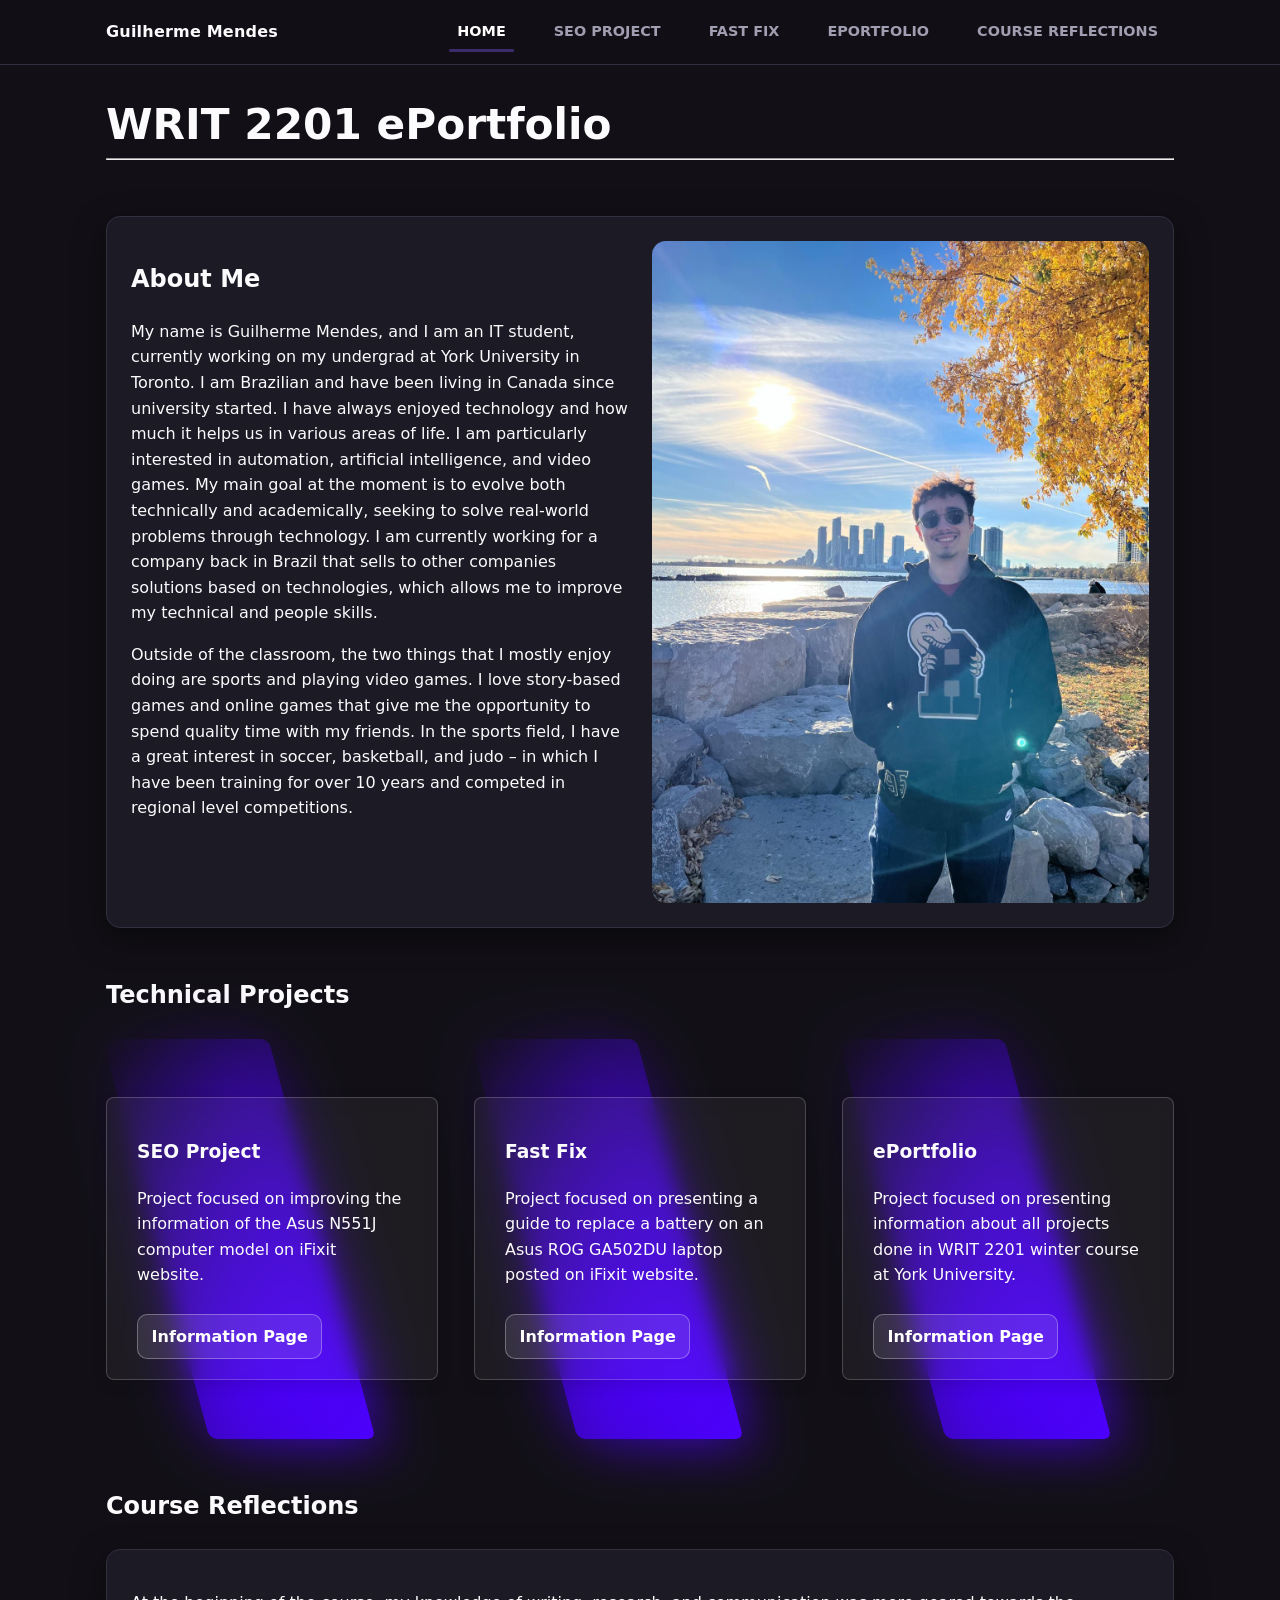
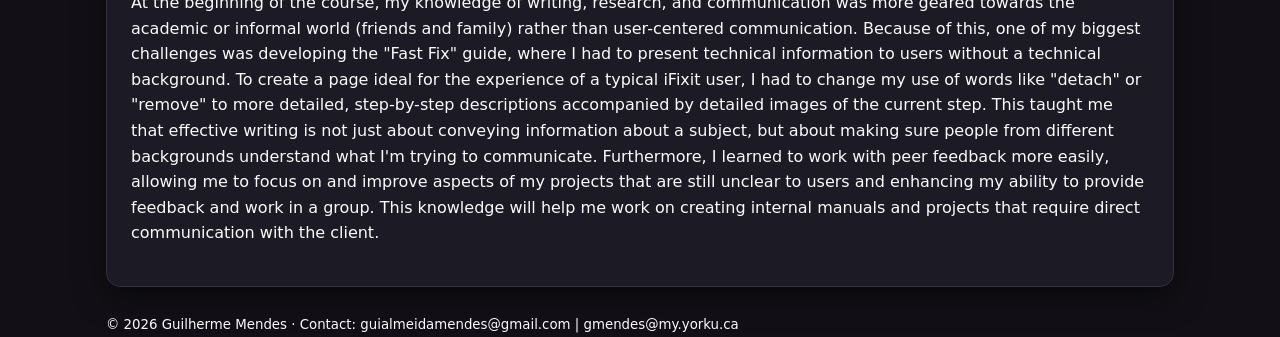
<file: index.html>
<!doctype html>
<html lang="en">
<head>
  <meta charset="utf-8" />
  <meta name="viewport" content="width=device-width,initial-scale=1" />
  <title>Academic ePortfolio</title>

  <link rel="icon" href="data:image/svg+xml,<svg xmlns='http://www.w3.org/2000/svg' viewBox='0 0 100 100'><text y='.9em' font-size='90'>🟣</text></svg>">
  <link rel="stylesheet" href="style/index.css">
  <link rel="stylesheet" href="style/style.css">
  <link rel="stylesheet" href="style/nav.css">
</head>
<body>
  <header>
    <div class="wrap bar">
      <a class="brand" href="#home" aria-label="Go to Home">Guilherme Mendes</a>
      <nav aria-label="Primary">
        <ul>
          <li><a href="#home" class="active" aria-current="page">Home<span class="marker"></span></a></li>
          <li><a href="html/SEO-project.html">SEO Project<span class="marker"></span></a></li>
          <li><a href="html/FasFix.html">Fast Fix<span class="marker"></span></a></li>
          <li><a href="html/ePortfolio.html">ePortfolio<span class="marker"></span></a></li>
          <li><a href="#reflections">Course Reflections<span class="marker"></span></a></li>
        </ul>
      </nav>
    </div>
  </header>

  <main class="wrap">
    <section id="home" class="hero" aria-labelledby="home-title">
      <h1 id="home-title">WRIT 2201 ePortfolio</h1>
      <hr>
    </section>

    <section class="section">
      <div class="card pad equal-split-layout">
    
        <div class="text-content">
          <h2>About Me</h2>
          <p class="lede">My name is Guilherme Mendes, and I am an IT student, currently working on my undergrad at York University in Toronto. I am Brazilian and have been living in Canada since university started. I have always enjoyed technology and how much it helps us in various areas of life. I am particularly interested in automation, artificial intelligence, and video games. My main goal at the moment is to evolve both technically and academically, seeking to solve real-world problems through technology. I am currently working for a company back in Brazil that sells to other companies solutions based on technologies, which allows me to improve my technical and people skills. </p>

          <p class="lede">
            Outside of the classroom, the two things that I mostly enjoy doing are sports and playing video games. I love story-based games and online games that give me the opportunity to spend quality time with my friends. In the sports field, I have a great interest in soccer, basketball, and judo – in which I have been training for over 10 years and competed in regional level competitions.
          </p>
        </div>

        <div id="profile-photo" class="avatar ph" data-label="Profile Photo">
          <img alt="Profile photo placeholder" src="images/personal photo.jpeg" />
        </div>

      </div>
    </section>
    
   

    <section id="projects" class="section" aria-labelledby="projects-title">
      <h2 id="projects-title">Technical Projects</h2>
      <div class="projects" role="list">
        
        <article class="card neon-card" role="listitem">
          <span></span>
          <div class="pbody">
            <h3 class="ptitle">SEO Project</h3>
            <p class="pdesc">Project focused on improving the information of the Asus N551J computer model on iFixit website.</p>
            <a class="btn" href="html/SEO-project.html" aria-label="View details for SEO PROJECT">Information Page</a>
          </div>
        </article>

        <article class="card neon-card" role="listitem">
          <span></span>
          <div class="pbody">
            <h3 class="ptitle">Fast Fix</h3>
            <p class="pdesc">Project focused on presenting a guide to replace a battery on an Asus ROG GA502DU laptop posted on iFixit website.</p>
            <a class="btn" href="html/FasFix.html" aria-label="View details for Project Title Two">Information Page</a>
          </div>
        </article>

        <article class="card neon-card" role="listitem">
          <span></span>
          <div class="pbody">
            <h3 class="ptitle">ePortfolio</h3>
            <p class="pdesc">Project focused on presenting information about all projects done in WRIT 2201 winter course at York University.</p>
            <a class="btn" href="html/ePortfolio.html" aria-label="View details for Project Title Three">Information Page</a>
          </div>
        </article>

      </div>
    </section>

    <section id="reflections" class="section" aria-labelledby="reflections-title">
      <h2 id="reflections-title">Course Reflections</h2>
      <div class="card pad textBox">
        <p class="lede">At the beginning of the course, my knowledge of writing, research, and communication was more geared towards the academic or informal world (friends and family) rather than user-centered communication. Because of this, one of my biggest challenges was developing the "Fast Fix" guide, where I had to present technical information to users without a technical background. To create a page ideal for the experience of a typical iFixit user, I had to change my use of words like "detach" or "remove" to more detailed, step-by-step descriptions accompanied by detailed images of the current step. This taught me that effective writing is not just about conveying information about a subject, but about making sure people from different backgrounds understand what I'm trying to communicate. Furthermore, I learned to work with peer feedback more easily, allowing me to focus on and improve aspects of my projects that are still unclear to users and enhancing my ability to provide feedback and work in a group. This knowledge will help me work on creating internal manuals and projects that require direct communication with the client.</p>
      </div>
    </section>
  </main>

  <footer>
    <div class="wrap">
      <small>© <span id="y">2026</span> Guilherme Mendes · Contact: guialmeidamendes@gmail.com | gmendes@my.yorku.ca</small>
    </div>
  </footer>

  <script>
    document.getElementById("y").textContent = new Date().getFullYear();
  </script>

  <script>
    // Código para atualizar o ano automaticamente (que você já tinha)
    document.getElementById("y").textContent = new Date().getFullYear();

    // --- NOVO: Lógica do Menu Inteligente (Smart Header) ---
    let ultimoScroll = 0;
    const header = document.querySelector('header');

    window.addEventListener('scroll', () => {
      // Pega a posição atual da rolagem da página
      let atualScroll = window.pageYOffset || document.documentElement.scrollTop;

      // Se a rolagem atual for MAIOR que a última (rolando para baixo) e já passou do topo...
      if (atualScroll > ultimoScroll && atualScroll > 50) {
        header.classList.add('esconder-menu'); // Esconde o cabeçalho
      } else {
        header.classList.remove('esconder-menu'); // Mostra o cabeçalho
      }
      
      // Atualiza a posição para o próximo movimento (com trava para o 'efeito elástico' do celular)
      ultimoScroll = atualScroll <= 0 ? 0 : atualScroll; 
    });
  </script>
</body>
</html>
</file>
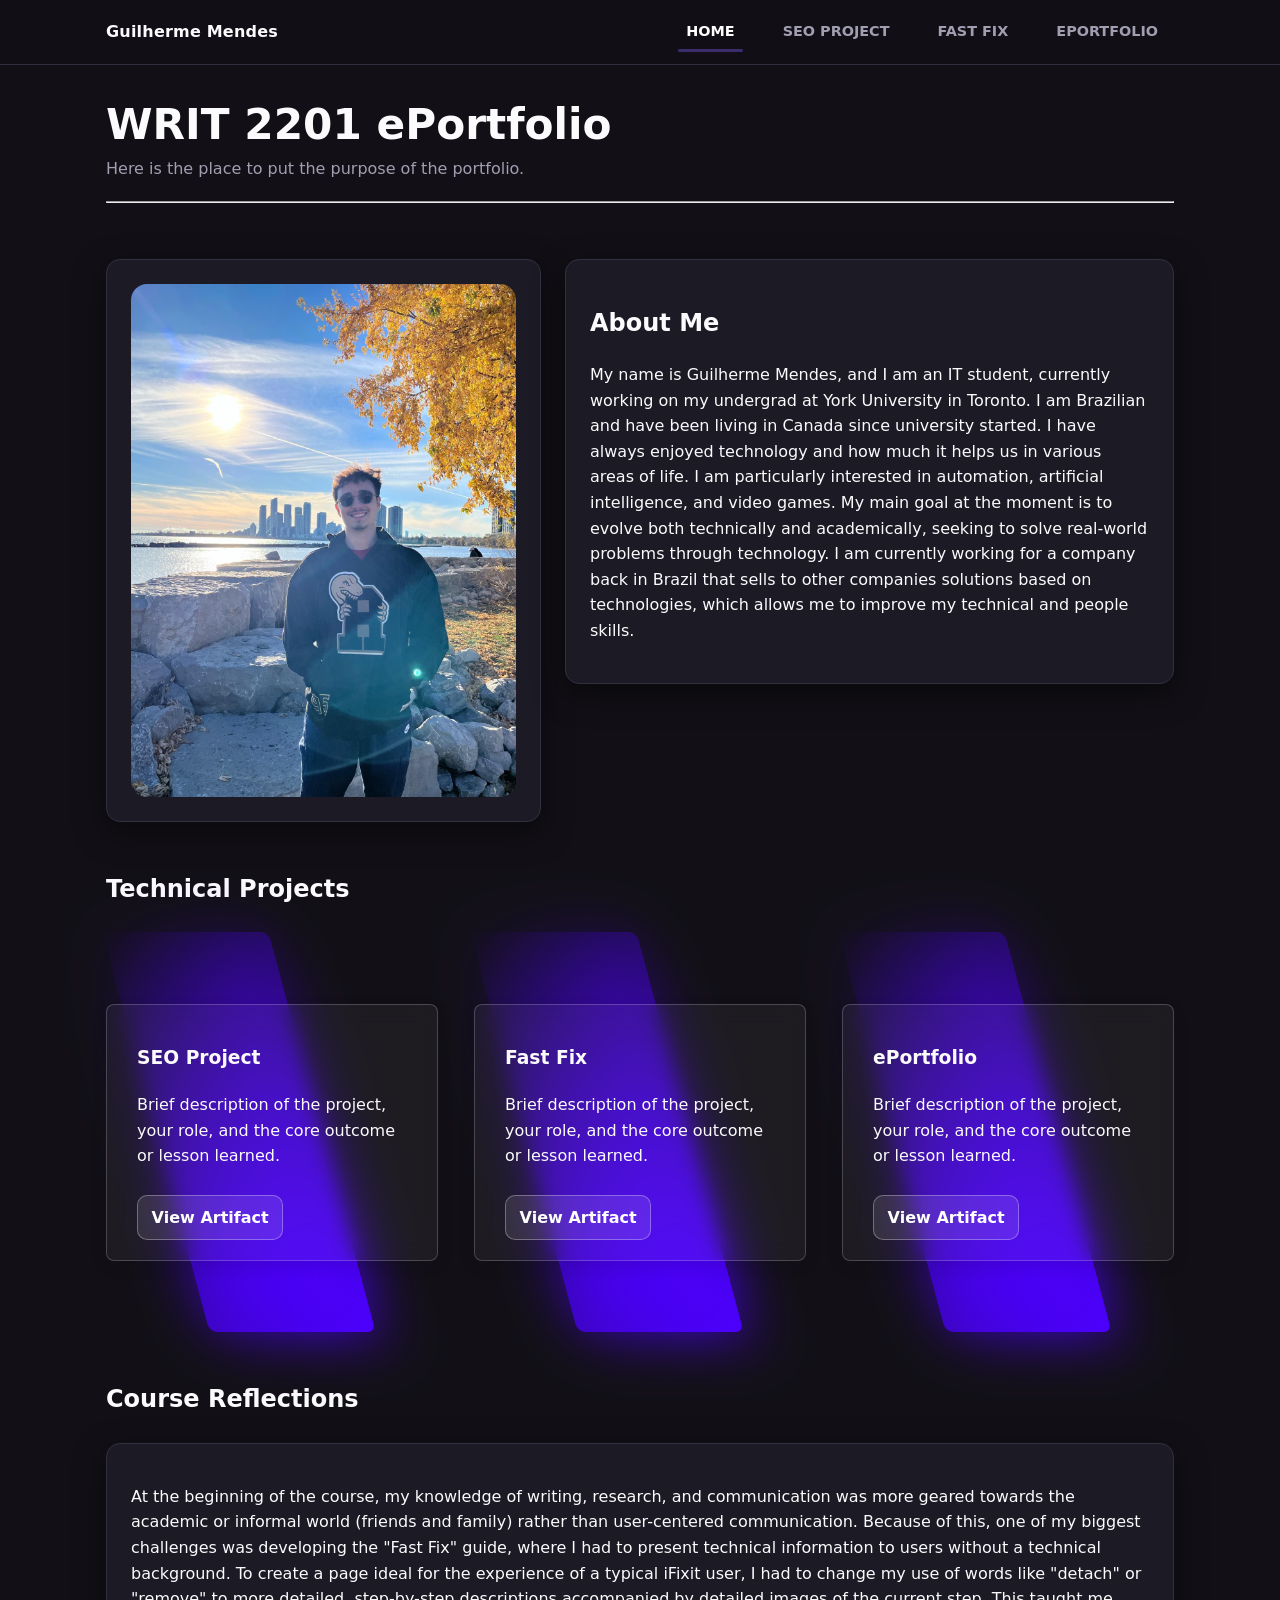
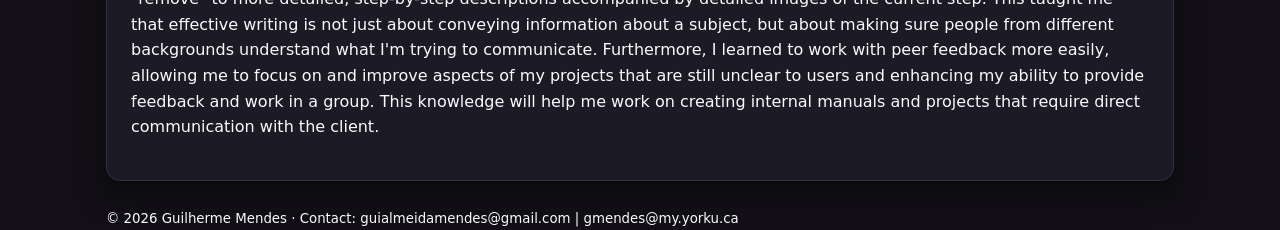
<file: html/index.html>
<!doctype html>
<html lang="en">
<head>
  <meta charset="utf-8" />
  <meta name="viewport" content="width=device-width,initial-scale=1" />
  <title>Academic ePortfolio</title>
  <link rel="stylesheet" href="../style/index.css">
  <link rel="stylesheet" href="../style/style.css">
  <link rel="stylesheet" href="../style/nav.css">
</head>
<body>
  <header>
    <div class="wrap bar">
      <a class="brand" href="#home" aria-label="Go to Home">Guilherme Mendes</a>
      <nav aria-label="Primary">
        <ul>
          <li><a href="#home" class="active" aria-current="page">Home<span class="marker"></span></a></li>
          <li><a href="../html/project-1.html">SEO Project<span class="marker"></span></a></li>
          <li><a href="../html/project-2.html">Fast Fix<span class="marker"></span></a></li>
          <li><a href="../html/project-3.html">ePortfolio<span class="marker"></span></a></li>
        </ul>
      </nav>
    </div>
  </header>

  <main class="wrap">
    <section id="home" class="hero" aria-labelledby="home-title">
      <h1 id="home-title">WRIT 2201 ePortfolio</h1>
      <p>Here is the place to put the purpose of the portfolio.</p>
      <hr>
    </section>

    <section id="about" class="section" aria-labelledby="about-title">
      <div class="grid2">
        <div class="card pad">
          <div id="profile-photo" class="avatar ph" data-label="Profile Photo">
            <img alt="Profile photo placeholder" src="../images/personal photo.jpeg" />
          </div>
        </div>
        <div class="card pad">
          <h2 id="about-title">About Me</h2>
          <p class="lede">My name is Guilherme Mendes, and I am an IT student, currently working on my undergrad at York University in Toronto. I am Brazilian and have been living in Canada since university started. I have always enjoyed technology and how much it helps us in various areas of life. I am particularly interested in automation, artificial intelligence, and video games. My main goal at the moment is to evolve both technically and academically, seeking to solve real-world problems through technology. I am currently working for a company back in Brazil that sells to other companies solutions based on technologies, which allows me to improve my technical and people skills. </p>
        </div>
      </div>
    </section>

    <section id="projects" class="section" aria-labelledby="projects-title">
      <h2 id="projects-title">Technical Projects</h2>
      <div class="projects" role="list">
        
        <article class="card neon-card" role="listitem">
          <span></span>
          <div class="pbody">
            <h3 class="ptitle">SEO Project</h3>
            <p class="pdesc">Brief description of the project, your role, and the core outcome or lesson learned.</p>
            <a class="btn" href="project-1.html" aria-label="View details for Project Title One">View Artifact</a>
          </div>
        </article>

        <article class="card neon-card" role="listitem">
          <span></span>
          <div class="pbody">
            <h3 class="ptitle">Fast Fix</h3>
            <p class="pdesc">Brief description of the project, your role, and the core outcome or lesson learned.</p>
            <a class="btn" href="project-2.html" aria-label="View details for Project Title Two">View Artifact</a>
          </div>
        </article>

        <article class="card neon-card" role="listitem">
          <span></span>
          <div class="pbody">
            <h3 class="ptitle">ePortfolio</h3>
            <p class="pdesc">Brief description of the project, your role, and the core outcome or lesson learned.</p>
            <a class="btn" href="project-3.html" aria-label="View details for Project Title Three">View Artifact</a>
          </div>
        </article>

      </div>
    </section>

    <section id="reflections" class="section" aria-labelledby="reflections-title">
      <h2 id="reflections-title">Course Reflections</h2>
      <div class="card pad textBox">
        <p class="lede">At the beginning of the course, my knowledge of writing, research, and communication was more geared towards the academic or informal world (friends and family) rather than user-centered communication. Because of this, one of my biggest challenges was developing the "Fast Fix" guide, where I had to present technical information to users without a technical background. To create a page ideal for the experience of a typical iFixit user, I had to change my use of words like "detach" or "remove" to more detailed, step-by-step descriptions accompanied by detailed images of the current step. This taught me that effective writing is not just about conveying information about a subject, but about making sure people from different backgrounds understand what I'm trying to communicate. Furthermore, I learned to work with peer feedback more easily, allowing me to focus on and improve aspects of my projects that are still unclear to users and enhancing my ability to provide feedback and work in a group. This knowledge will help me work on creating internal manuals and projects that require direct communication with the client.</p>
      </div>
    </section>
  </main>

  <footer>
    <div class="wrap">
      <small>© <span id="y">2026</span> Guilherme Mendes · Contact: guialmeidamendes@gmail.com | gmendes@my.yorku.ca</small>
    </div>
  </footer>

  <script>
    document.getElementById("y").textContent = new Date().getFullYear();
  </script>

  <script>
    // Código para atualizar o ano automaticamente (que você já tinha)
    document.getElementById("y").textContent = new Date().getFullYear();

    // --- NOVO: Lógica do Menu Inteligente (Smart Header) ---
    let ultimoScroll = 0;
    const header = document.querySelector('header');

    window.addEventListener('scroll', () => {
      // Pega a posição atual da rolagem da página
      let atualScroll = window.pageYOffset || document.documentElement.scrollTop;

      // Se a rolagem atual for MAIOR que a última (rolando para baixo) e já passou do topo...
      if (atualScroll > ultimoScroll && atualScroll > 50) {
        header.classList.add('esconder-menu'); // Esconde o cabeçalho
      } else {
        header.classList.remove('esconder-menu'); // Mostra o cabeçalho
      }
      
      // Atualiza a posição para o próximo movimento (com trava para o 'efeito elástico' do celular)
      ultimoScroll = atualScroll <= 0 ? 0 : atualScroll; 
    });
  </script>
</body>
</html>
</file>
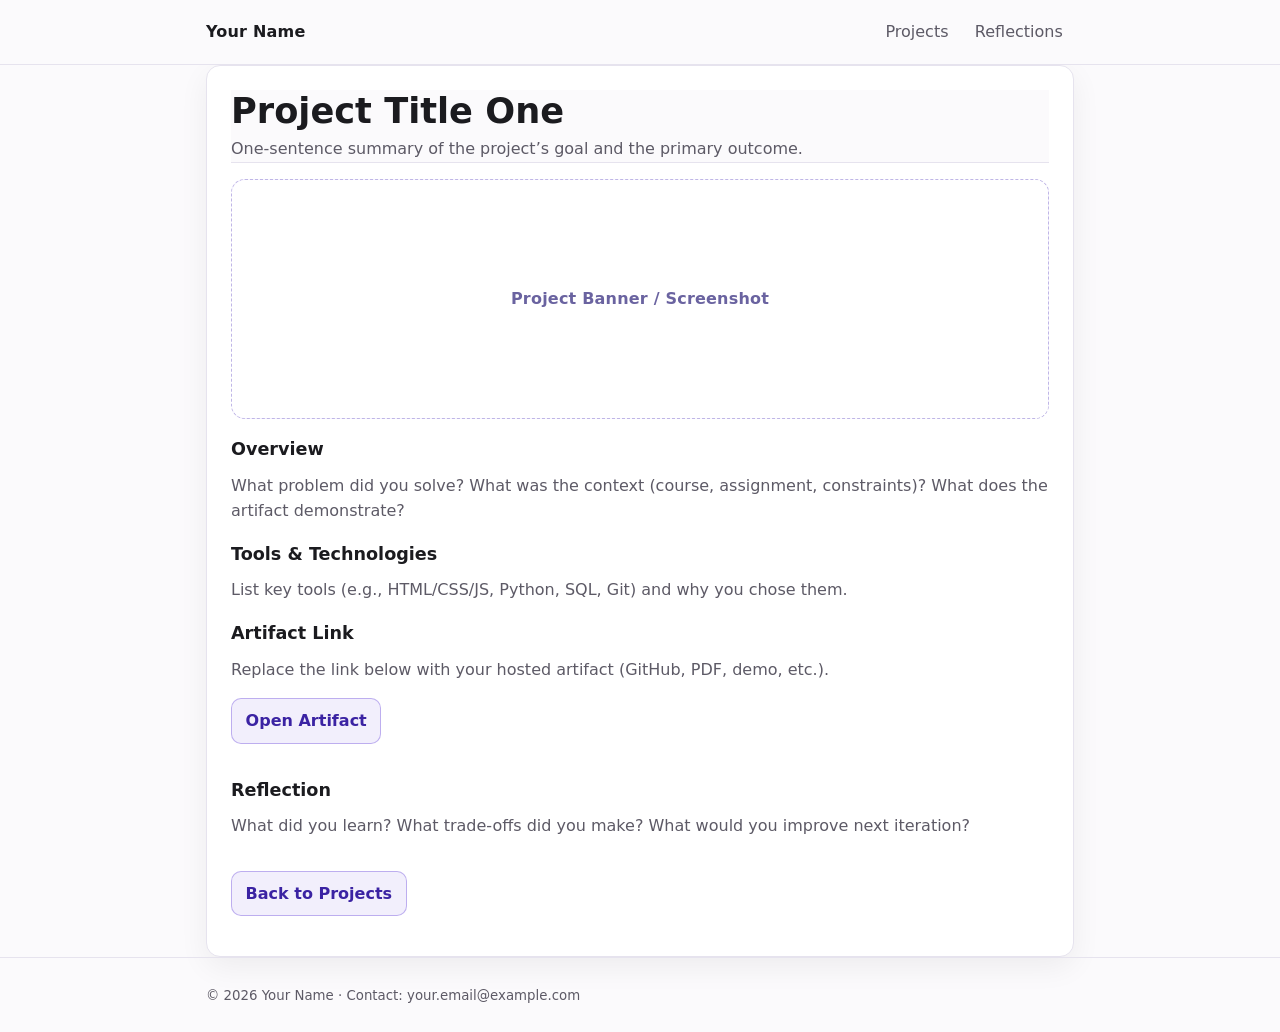
<file: project-1.html>
<!doctype html>
<html lang="en">
<head>
  <meta charset="utf-8" />
  <meta name="viewport" content="width=device-width,initial-scale=1" />
  <title>Project Title One · ePortfolio</title>
  <style>
    :root{--bg:#fbfafc;--card:#fff;--text:#1b1b1f;--muted:#5d5a66;--border:#e6e3ee;--accent:#5b34d6;--accent2:#3b23a3;--ring:rgba(91,52,214,.28);--r:14px;--s2:1rem;--s3:1.5rem;--mw:900px;--sh:0 10px 30px rgba(10,10,20,.06);color-scheme:light}
    *{box-sizing:border-box} body{margin:0;font:16px/1.6 system-ui,-apple-system,Segoe UI,Roboto,Helvetica,Arial,sans-serif;background:var(--bg);color:var(--text)}
    a{color:inherit} .wrap{max-width:var(--mw);margin:0 auto;padding:0 var(--s2)}
    header{position:sticky;top:0;z-index:10;background:rgba(251,250,252,.92);backdrop-filter:saturate(140%) blur(10px);border-bottom:1px solid var(--border)}
    .bar{display:flex;gap:var(--s2);align-items:center;justify-content:space-between;min-height:64px}
    .brand{font-weight:700;letter-spacing:.2px;text-decoration:none}
    nav ul{list-style:none;margin:0;padding:0;display:flex;gap:.25rem;flex-wrap:wrap;justify-content:flex-end}
    nav a{display:inline-block;text-decoration:none;padding:.45rem .7rem;border-radius:999px;color:var(--muted)}
    nav a:hover{background:#f1eefb;color:var(--text)}
    main{padding:var(--s3) 0}
    .card{background:var(--card);border:1px solid var(--border);border-radius:var(--r);box-shadow:var(--sh)}
    .pad{padding:var(--s3)}
    .ph{position:relative;display:grid;place-items:center;color:#6a63a0;border:1px dashed #bfb6e6;border-radius:var(--r);background:linear-gradient(135deg,#f3efff,#fff);overflow:hidden}
    .ph::after{content:attr(data-label);position:absolute;inset:0;display:grid;place-items:center;font-weight:600;letter-spacing:.2px}
    .ph img{width:100%;height:100%;object-fit:cover;display:block}
    h1{margin:0 0 .25rem;font-size:clamp(1.6rem,3vw,2.2rem);line-height:1.2}
    h2{margin:0 0 .6rem;font-size:1.1rem}
    .muted{color:var(--muted);margin:.25rem 0 0}
    .grid{display:grid;gap:var(--s2)}
    .btn{display:inline-flex;align-items:center;justify-content:center;padding:.55rem .85rem;border-radius:10px;border:1px solid rgba(91,52,214,.35);background:rgba(91,52,214,.08);color:var(--accent2);text-decoration:none;font-weight:600}
    .btn:hover{background:rgba(91,52,214,.12)}
    footer{border-top:1px solid var(--border);padding:var(--s3) 0;color:var(--muted)}
    :focus-visible{outline:3px solid var(--ring);outline-offset:3px}
  </style>
</head>
<body>
  <header>
    <div class="wrap bar">
      <a class="brand" href="index.html" aria-label="Back to ePortfolio home">Your Name</a>
      <nav aria-label="Primary">
        <ul>
          <li><a href="index.html#projects">Projects</a></li>
          <li><a href="index.html#reflections">Reflections</a></li>
        </ul>
      </nav>
    </div>
  </header>

  <main class="wrap">
    <div class="card pad grid">
      <header>
        <h1>Project Title One</h1>
        <p class="muted">One-sentence summary of the project’s goal and the primary outcome.</p>
      </header>

      <div class="ph" style="height:240px" data-label="Project Banner / Screenshot">
        <img alt="Project screenshot placeholder" src="[data-uri]" />
      </div>

      <section aria-labelledby="overview">
        <h2 id="overview">Overview</h2>
        <p class="muted">What problem did you solve? What was the context (course, assignment, constraints)? What does the artifact demonstrate?</p>
      </section>

      <section aria-labelledby="stack">
        <h2 id="stack">Tools & Technologies</h2>
        <p class="muted">List key tools (e.g., HTML/CSS/JS, Python, SQL, Git) and why you chose them.</p>
      </section>

      <section aria-labelledby="artifact">
        <h2 id="artifact">Artifact Link</h2>
        <p class="muted">Replace the link below with your hosted artifact (GitHub, PDF, demo, etc.).</p>
        <p><a class="btn" href="#" aria-label="Open project artifact (replace #)">Open Artifact</a></p>
      </section>

      <section aria-labelledby="reflection">
        <h2 id="reflection">Reflection</h2>
        <p class="muted">What did you learn? What trade-offs did you make? What would you improve next iteration?</p>
      </section>

      <p><a class="btn" href="index.html#projects" aria-label="Back to projects list">Back to Projects</a></p>
    </div>
  </main>

  <footer>
    <div class="wrap">
      <small>© <span id="y">2026</span> Your Name · Contact: your.email@example.com</small>
    </div>
  </footer>
  <script>document.getElementById("y").textContent=new Date().getFullYear()</script>
</body>
</html>
</file>
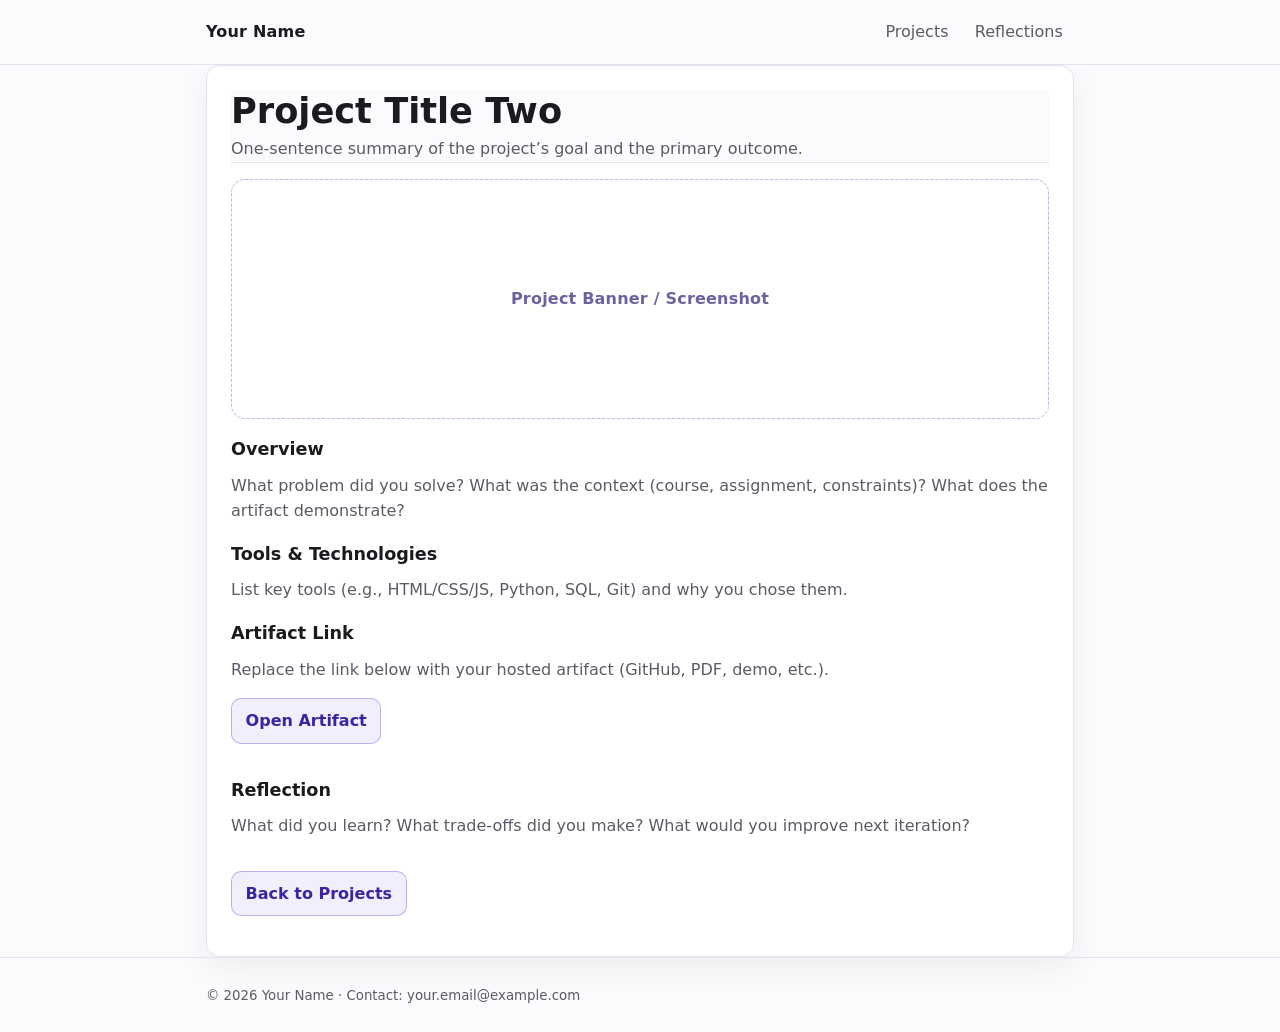
<file: project-2.html>
<!doctype html>
<html lang="en">
<head>
  <meta charset="utf-8" />
  <meta name="viewport" content="width=device-width,initial-scale=1" />
  <title>Project Title Two · ePortfolio</title>
  <style>
    :root{--bg:#fbfafc;--card:#fff;--text:#1b1b1f;--muted:#5d5a66;--border:#e6e3ee;--accent:#5b34d6;--accent2:#3b23a3;--ring:rgba(91,52,214,.28);--r:14px;--s2:1rem;--s3:1.5rem;--mw:900px;--sh:0 10px 30px rgba(10,10,20,.06);color-scheme:light}
    *{box-sizing:border-box} body{margin:0;font:16px/1.6 system-ui,-apple-system,Segoe UI,Roboto,Helvetica,Arial,sans-serif;background:var(--bg);color:var(--text)}
    a{color:inherit} .wrap{max-width:var(--mw);margin:0 auto;padding:0 var(--s2)}
    header{position:sticky;top:0;z-index:10;background:rgba(251,250,252,.92);backdrop-filter:saturate(140%) blur(10px);border-bottom:1px solid var(--border)}
    .bar{display:flex;gap:var(--s2);align-items:center;justify-content:space-between;min-height:64px}
    .brand{font-weight:700;letter-spacing:.2px;text-decoration:none}
    nav ul{list-style:none;margin:0;padding:0;display:flex;gap:.25rem;flex-wrap:wrap;justify-content:flex-end}
    nav a{display:inline-block;text-decoration:none;padding:.45rem .7rem;border-radius:999px;color:var(--muted)}
    nav a:hover{background:#f1eefb;color:var(--text)}
    main{padding:var(--s3) 0}
    .card{background:var(--card);border:1px solid var(--border);border-radius:var(--r);box-shadow:var(--sh)}
    .pad{padding:var(--s3)}
    .ph{position:relative;display:grid;place-items:center;color:#6a63a0;border:1px dashed #bfb6e6;border-radius:var(--r);background:linear-gradient(135deg,#f3efff,#fff);overflow:hidden}
    .ph::after{content:attr(data-label);position:absolute;inset:0;display:grid;place-items:center;font-weight:600;letter-spacing:.2px}
    .ph img{width:100%;height:100%;object-fit:cover;display:block}
    h1{margin:0 0 .25rem;font-size:clamp(1.6rem,3vw,2.2rem);line-height:1.2}
    h2{margin:0 0 .6rem;font-size:1.1rem}
    .muted{color:var(--muted);margin:.25rem 0 0}
    .grid{display:grid;gap:var(--s2)}
    .btn{display:inline-flex;align-items:center;justify-content:center;padding:.55rem .85rem;border-radius:10px;border:1px solid rgba(91,52,214,.35);background:rgba(91,52,214,.08);color:var(--accent2);text-decoration:none;font-weight:600}
    .btn:hover{background:rgba(91,52,214,.12)}
    footer{border-top:1px solid var(--border);padding:var(--s3) 0;color:var(--muted)}
    :focus-visible{outline:3px solid var(--ring);outline-offset:3px}
  </style>
</head>
<body>
  <header>
    <div class="wrap bar">
      <a class="brand" href="index.html" aria-label="Back to ePortfolio home">Your Name</a>
      <nav aria-label="Primary">
        <ul>
          <li><a href="index.html#projects">Projects</a></li>
          <li><a href="index.html#reflections">Reflections</a></li>
        </ul>
      </nav>
    </div>
  </header>

  <main class="wrap">
    <div class="card pad grid">
      <header>
        <h1>Project Title Two</h1>
        <p class="muted">One-sentence summary of the project’s goal and the primary outcome.</p>
      </header>

      <div class="ph" style="height:240px" data-label="Project Banner / Screenshot">
        <img alt="Project screenshot placeholder" src="[data-uri]" />
      </div>

      <section aria-labelledby="overview">
        <h2 id="overview">Overview</h2>
        <p class="muted">What problem did you solve? What was the context (course, assignment, constraints)? What does the artifact demonstrate?</p>
      </section>

      <section aria-labelledby="stack">
        <h2 id="stack">Tools & Technologies</h2>
        <p class="muted">List key tools (e.g., HTML/CSS/JS, Python, SQL, Git) and why you chose them.</p>
      </section>

      <section aria-labelledby="artifact">
        <h2 id="artifact">Artifact Link</h2>
        <p class="muted">Replace the link below with your hosted artifact (GitHub, PDF, demo, etc.).</p>
        <p><a class="btn" href="#" aria-label="Open project artifact (replace #)">Open Artifact</a></p>
      </section>

      <section aria-labelledby="reflection">
        <h2 id="reflection">Reflection</h2>
        <p class="muted">What did you learn? What trade-offs did you make? What would you improve next iteration?</p>
      </section>

      <p><a class="btn" href="index.html#projects" aria-label="Back to projects list">Back to Projects</a></p>
    </div>
  </main>

  <footer>
    <div class="wrap">
      <small>© <span id="y">2026</span> Your Name · Contact: your.email@example.com</small>
    </div>
  </footer>
  <script>document.getElementById("y").textContent=new Date().getFullYear()</script>
</body>
</html>
</file>
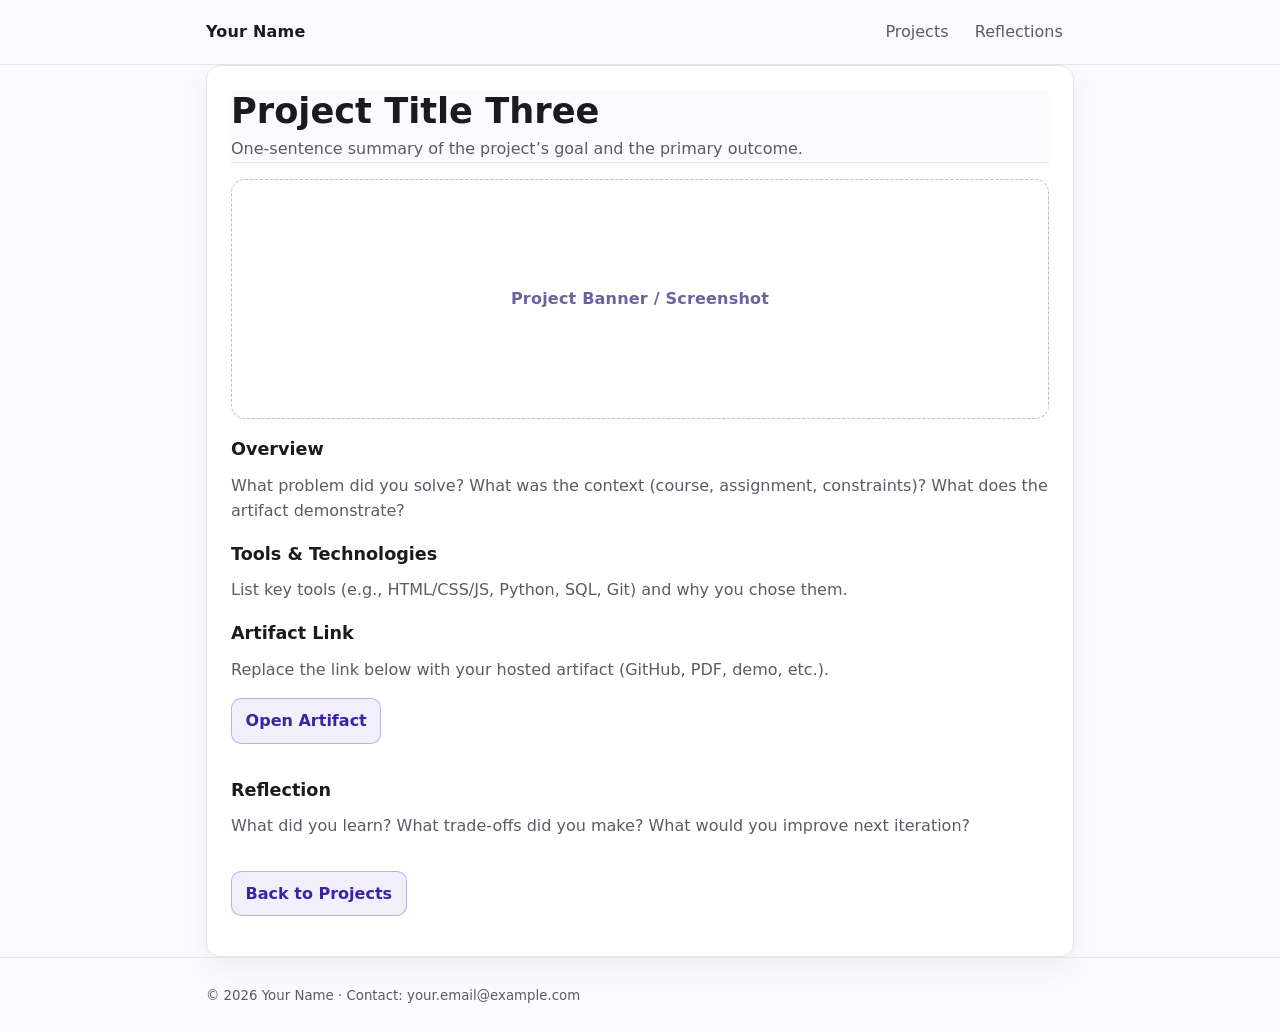
<file: project-3.html>
<!doctype html>
<html lang="en">
<head>
  <meta charset="utf-8" />
  <meta name="viewport" content="width=device-width,initial-scale=1" />
  <title>Project Title Three · ePortfolio</title>
  <style>
    :root{--bg:#fbfafc;--card:#fff;--text:#1b1b1f;--muted:#5d5a66;--border:#e6e3ee;--accent:#5b34d6;--accent2:#3b23a3;--ring:rgba(91,52,214,.28);--r:14px;--s2:1rem;--s3:1.5rem;--mw:900px;--sh:0 10px 30px rgba(10,10,20,.06);color-scheme:light}
    *{box-sizing:border-box} body{margin:0;font:16px/1.6 system-ui,-apple-system,Segoe UI,Roboto,Helvetica,Arial,sans-serif;background:var(--bg);color:var(--text)}
    a{color:inherit} .wrap{max-width:var(--mw);margin:0 auto;padding:0 var(--s2)}
    header{position:sticky;top:0;z-index:10;background:rgba(251,250,252,.92);backdrop-filter:saturate(140%) blur(10px);border-bottom:1px solid var(--border)}
    .bar{display:flex;gap:var(--s2);align-items:center;justify-content:space-between;min-height:64px}
    .brand{font-weight:700;letter-spacing:.2px;text-decoration:none}
    nav ul{list-style:none;margin:0;padding:0;display:flex;gap:.25rem;flex-wrap:wrap;justify-content:flex-end}
    nav a{display:inline-block;text-decoration:none;padding:.45rem .7rem;border-radius:999px;color:var(--muted)}
    nav a:hover{background:#f1eefb;color:var(--text)}
    main{padding:var(--s3) 0}
    .card{background:var(--card);border:1px solid var(--border);border-radius:var(--r);box-shadow:var(--sh)}
    .pad{padding:var(--s3)}
    .ph{position:relative;display:grid;place-items:center;color:#6a63a0;border:1px dashed #bfb6e6;border-radius:var(--r);background:linear-gradient(135deg,#f3efff,#fff);overflow:hidden}
    .ph::after{content:attr(data-label);position:absolute;inset:0;display:grid;place-items:center;font-weight:600;letter-spacing:.2px}
    .ph img{width:100%;height:100%;object-fit:cover;display:block}
    h1{margin:0 0 .25rem;font-size:clamp(1.6rem,3vw,2.2rem);line-height:1.2}
    h2{margin:0 0 .6rem;font-size:1.1rem}
    .muted{color:var(--muted);margin:.25rem 0 0}
    .grid{display:grid;gap:var(--s2)}
    .btn{display:inline-flex;align-items:center;justify-content:center;padding:.55rem .85rem;border-radius:10px;border:1px solid rgba(91,52,214,.35);background:rgba(91,52,214,.08);color:var(--accent2);text-decoration:none;font-weight:600}
    .btn:hover{background:rgba(91,52,214,.12)}
    footer{border-top:1px solid var(--border);padding:var(--s3) 0;color:var(--muted)}
    :focus-visible{outline:3px solid var(--ring);outline-offset:3px}
  </style>
</head>
<body>
  <header>
    <div class="wrap bar">
      <a class="brand" href="index.html" aria-label="Back to ePortfolio home">Your Name</a>
      <nav aria-label="Primary">
        <ul>
          <li><a href="index.html#projects">Projects</a></li>
          <li><a href="index.html#reflections">Reflections</a></li>
        </ul>
      </nav>
    </div>
  </header>

  <main class="wrap">
    <div class="card pad grid">
      <header>
        <h1>Project Title Three</h1>
        <p class="muted">One-sentence summary of the project’s goal and the primary outcome.</p>
      </header>

      <div class="ph" style="height:240px" data-label="Project Banner / Screenshot">
        <img alt="Project screenshot placeholder" src="[data-uri]" />
      </div>

      <section aria-labelledby="overview">
        <h2 id="overview">Overview</h2>
        <p class="muted">What problem did you solve? What was the context (course, assignment, constraints)? What does the artifact demonstrate?</p>
      </section>

      <section aria-labelledby="stack">
        <h2 id="stack">Tools & Technologies</h2>
        <p class="muted">List key tools (e.g., HTML/CSS/JS, Python, SQL, Git) and why you chose them.</p>
      </section>

      <section aria-labelledby="artifact">
        <h2 id="artifact">Artifact Link</h2>
        <p class="muted">Replace the link below with your hosted artifact (GitHub, PDF, demo, etc.).</p>
        <p><a class="btn" href="#" aria-label="Open project artifact (replace #)">Open Artifact</a></p>
      </section>

      <section aria-labelledby="reflection">
        <h2 id="reflection">Reflection</h2>
        <p class="muted">What did you learn? What trade-offs did you make? What would you improve next iteration?</p>
      </section>

      <p><a class="btn" href="index.html#projects" aria-label="Back to projects list">Back to Projects</a></p>
    </div>
  </main>

  <footer>
    <div class="wrap">
      <small>© <span id="y">2026</span> Your Name · Contact: your.email@example.com</small>
    </div>
  </footer>
  <script>document.getElementById("y").textContent=new Date().getFullYear()</script>
</body>
</html>
</file>
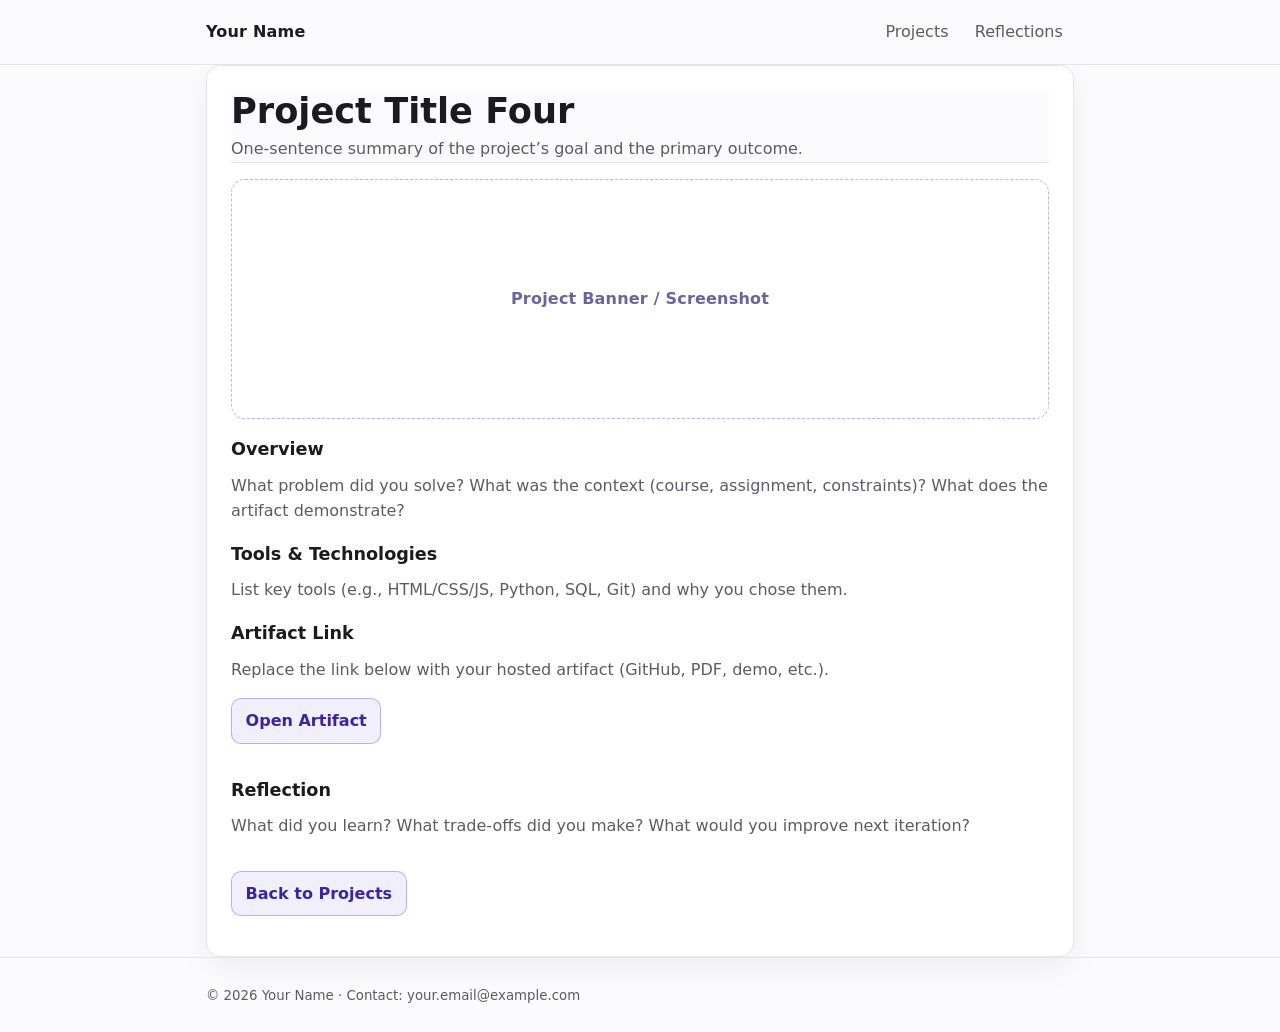
<file: project-4.html>
<!doctype html>
<html lang="en">
<head>
  <meta charset="utf-8" />
  <meta name="viewport" content="width=device-width,initial-scale=1" />
  <title>Project Title Four · ePortfolio</title>
  <style>
    :root{--bg:#fbfafc;--card:#fff;--text:#1b1b1f;--muted:#5d5a66;--border:#e6e3ee;--accent:#5b34d6;--accent2:#3b23a3;--ring:rgba(91,52,214,.28);--r:14px;--s2:1rem;--s3:1.5rem;--mw:900px;--sh:0 10px 30px rgba(10,10,20,.06);color-scheme:light}
    *{box-sizing:border-box} body{margin:0;font:16px/1.6 system-ui,-apple-system,Segoe UI,Roboto,Helvetica,Arial,sans-serif;background:var(--bg);color:var(--text)}
    a{color:inherit} .wrap{max-width:var(--mw);margin:0 auto;padding:0 var(--s2)}
    header{position:sticky;top:0;z-index:10;background:rgba(251,250,252,.92);backdrop-filter:saturate(140%) blur(10px);border-bottom:1px solid var(--border)}
    .bar{display:flex;gap:var(--s2);align-items:center;justify-content:space-between;min-height:64px}
    .brand{font-weight:700;letter-spacing:.2px;text-decoration:none}
    nav ul{list-style:none;margin:0;padding:0;display:flex;gap:.25rem;flex-wrap:wrap;justify-content:flex-end}
    nav a{display:inline-block;text-decoration:none;padding:.45rem .7rem;border-radius:999px;color:var(--muted)}
    nav a:hover{background:#f1eefb;color:var(--text)}
    main{padding:var(--s3) 0}
    .card{background:var(--card);border:1px solid var(--border);border-radius:var(--r);box-shadow:var(--sh)}
    .pad{padding:var(--s3)}
    .ph{position:relative;display:grid;place-items:center;color:#6a63a0;border:1px dashed #bfb6e6;border-radius:var(--r);background:linear-gradient(135deg,#f3efff,#fff);overflow:hidden}
    .ph::after{content:attr(data-label);position:absolute;inset:0;display:grid;place-items:center;font-weight:600;letter-spacing:.2px}
    .ph img{width:100%;height:100%;object-fit:cover;display:block}
    h1{margin:0 0 .25rem;font-size:clamp(1.6rem,3vw,2.2rem);line-height:1.2}
    h2{margin:0 0 .6rem;font-size:1.1rem}
    .muted{color:var(--muted);margin:.25rem 0 0}
    .grid{display:grid;gap:var(--s2)}
    .btn{display:inline-flex;align-items:center;justify-content:center;padding:.55rem .85rem;border-radius:10px;border:1px solid rgba(91,52,214,.35);background:rgba(91,52,214,.08);color:var(--accent2);text-decoration:none;font-weight:600}
    .btn:hover{background:rgba(91,52,214,.12)}
    footer{border-top:1px solid var(--border);padding:var(--s3) 0;color:var(--muted)}
    :focus-visible{outline:3px solid var(--ring);outline-offset:3px}
  </style>
</head>
<body>
  <header>
    <div class="wrap bar">
      <a class="brand" href="index.html" aria-label="Back to ePortfolio home">Your Name</a>
      <nav aria-label="Primary">
        <ul>
          <li><a href="index.html#projects">Projects</a></li>
          <li><a href="index.html#reflections">Reflections</a></li>
        </ul>
      </nav>
    </div>
  </header>

  <main class="wrap">
    <div class="card pad grid">
      <header>
        <h1>Project Title Four</h1>
        <p class="muted">One-sentence summary of the project’s goal and the primary outcome.</p>
      </header>

      <div class="ph" style="height:240px" data-label="Project Banner / Screenshot">
        <img alt="Project screenshot placeholder" src="[data-uri]" />
      </div>

      <section aria-labelledby="overview">
        <h2 id="overview">Overview</h2>
        <p class="muted">What problem did you solve? What was the context (course, assignment, constraints)? What does the artifact demonstrate?</p>
      </section>

      <section aria-labelledby="stack">
        <h2 id="stack">Tools & Technologies</h2>
        <p class="muted">List key tools (e.g., HTML/CSS/JS, Python, SQL, Git) and why you chose them.</p>
      </section>

      <section aria-labelledby="artifact">
        <h2 id="artifact">Artifact Link</h2>
        <p class="muted">Replace the link below with your hosted artifact (GitHub, PDF, demo, etc.).</p>
        <p><a class="btn" href="#" aria-label="Open project artifact (replace #)">Open Artifact</a></p>
      </section>

      <section aria-labelledby="reflection">
        <h2 id="reflection">Reflection</h2>
        <p class="muted">What did you learn? What trade-offs did you make? What would you improve next iteration?</p>
      </section>

      <p><a class="btn" href="index.html#projects" aria-label="Back to projects list">Back to Projects</a></p>
    </div>
  </main>

  <footer>
    <div class="wrap">
      <small>© <span id="y">2026</span> Your Name · Contact: your.email@example.com</small>
    </div>
  </footer>
  <script>document.getElementById("y").textContent=new Date().getFullYear()</script>
</body>
</html>
</file>
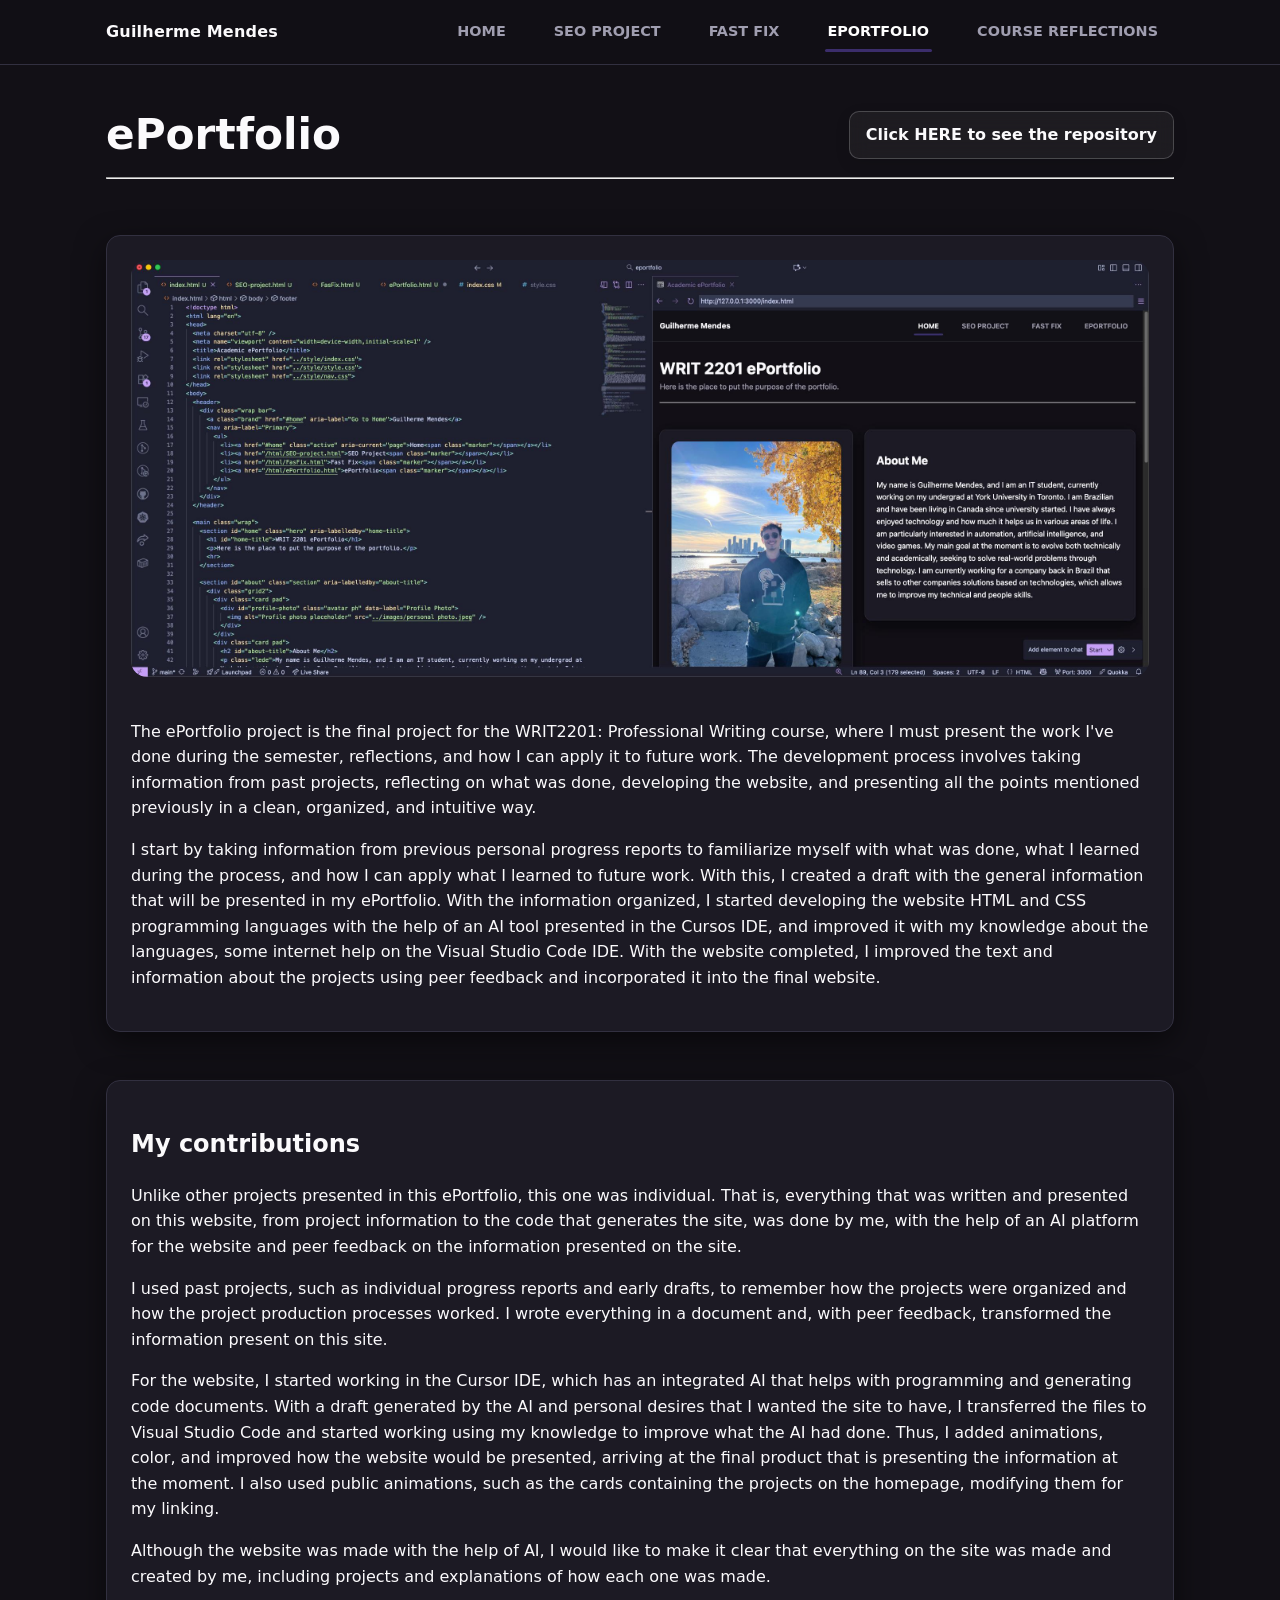
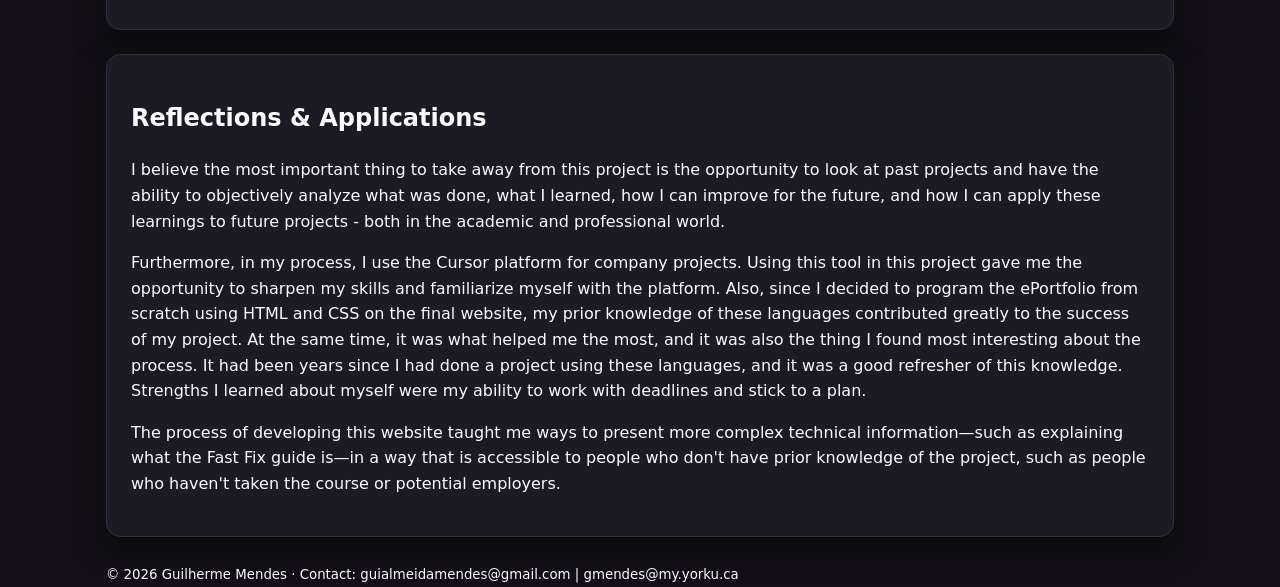
<file: html/ePortfolio.html>
<!doctype html>
<html lang="en">
<head>
  <meta charset="utf-8" />
  <meta name="viewport" content="width=device-width,initial-scale=1" />
  <title>ePortfolio · Academic ePortfolio</title>

  <link rel="icon" href="data:image/svg+xml,<svg xmlns='http://www.w3.org/2000/svg' viewBox='0 0 100 100'><text y='.9em' font-size='90'>🟣</text></svg>">
  <link rel="stylesheet" href="../style/index.css">
  <link rel="stylesheet" href="../style/style.css">
  <link rel="stylesheet" href="../style/nav.css">
</head>
<body>
  <header>
    <div class="wrap bar">
      <a class="brand" href="index.html#home" aria-label="Go to Home">Guilherme Mendes</a>
      <nav aria-label="Primary">
        <ul>
          <li><a href="../index.html">Home<span class="marker"></span></a></li>
          <li><a href="../html/SEO-project.html">SEO Project<span class="marker"></span></a></li>
          <li><a href="../html/FasFix.html">Fast Fix<span class="marker"></span></a></li>
          <li><a href="#" class="active" aria-current="page">ePortfolio<span class="marker"></span></a></li>
          <li><a href="../index.html#reflections">Course Reflections<span class="marker"></span></a></li>
        </ul>
      </nav>
    </div>
  </header>

  <main class="wrap">
    <section class="hero" aria-labelledby="seo-project-title">
      <div class="hero-title-row">
        <h1 id="seo-project-title">
          ePortfolio
        </h1>
        <a class="btn" href="https://github.com/Gu1lhrm/eportfolio" target="_blank" rel="noopener noreferrer" aria-label="Open GitHub repository page">
          Click HERE to see the repository
        </a>
      </div>
      <hr>
    </section>

    <section class="section" aria-labelledby="explicacao-title">
      <div class="card pad">
        <img alt="Main page for my ePortfolio containing code" src="../images/main_page_eportfolio.jpeg" /> <br>
        <p class="lede">
          The ePortfolio project is the final project for the WRIT2201: Professional Writing course, where I must present the work I've done during the semester, reflections, and how I can apply it to future work. The development process involves taking information from past projects, reflecting on what was done, developing the website, and presenting all the points mentioned previously in a clean, organized, and intuitive way.
        </p>
        <p class="lede">
          I start by taking information from previous personal progress reports to familiarize myself with what was done, what I learned during the process, and how I can apply what I learned to future work. With this, I created a draft with the general information that will be presented in my ePortfolio. With the information organized, I started developing the website HTML and CSS programming languages with the help of an AI tool presented in the Cursos IDE, and improved it with my knowledge about the languages, some internet help on the Visual Studio Code IDE. With the website completed, I improved the text and information about the projects using peer feedback and incorporated it into the final website.
        </p>
      </div>
    </section>

    <section class="section" aria-labelledby="contrib-title">
      <div class="stack">
        <div class="card pad">
          <h2 id="contrib-title">
            My contributions
          </h2>
          <p class="lede">
            Unlike other projects presented in this ePortfolio, this one was individual. That is, everything that was written and presented on this website, from project information to the code that generates the site, was done by me, with the help of an AI platform for the website and peer feedback on the information presented on the site.
          </p>

          <p class="lede">
            I used past projects, such as individual progress reports and early drafts, to remember how the projects were organized and how the project production processes worked. I wrote everything in a document and, with peer feedback, transformed the information present on this site.
          </p>

          <p class="lede">
            For the website, I started working in the Cursor IDE, which has an integrated AI that helps with programming and generating code documents. With a draft generated by the AI ​​and personal desires that I wanted the site to have, I transferred the files to Visual Studio Code and started working using my knowledge to improve what the AI ​​had done. Thus, I added animations, color, and improved how the website would be presented, arriving at the final product that is presenting the information at the moment. I also used public animations, such as the cards containing the projects on the homepage, modifying them for my linking.
          </p>

          <p class="lede">
            Although the website was made with the help of AI, I would like to make it clear that everything on the site was made and created by me, including projects and explanations of how each one was made.
          </p>
        </div>

        <div class="card pad">
          <h2 id="reflexoes-title">
            Reflections & Applications
          </h2>
          <p class="lede">
            I believe the most important thing to take away from this project is the opportunity to look at past projects and have the ability to objectively analyze what was done, what I learned, how I can improve for the future, and how I can apply these learnings to future projects - both in the academic and professional world.
          </p>

          <p class="lede">
            Furthermore, in my process, I use the Cursor platform for company projects. Using this tool in this project gave me the opportunity to sharpen my skills and familiarize myself with the platform. Also, since I decided to program the ePortfolio from scratch using HTML and CSS on the final website, my prior knowledge of these languages ​​contributed greatly to the success of my project. At the same time, it was what helped me the most, and it was also the thing I found most interesting about the process. It had been years since I had done a project using these languages, and it was a good refresher of this knowledge. Strengths I learned about myself were my ability to work with deadlines and stick to a plan.
          </p>

          <p class="lede">
            The process of developing this website taught me ways to present more complex technical information—such as explaining what the Fast Fix guide is—in a way that is accessible to people who don't have prior knowledge of the project, such as people who haven't taken the course or potential employers.
          </p>
        </div>
      </div>
    </section>
  </main>

  <footer>
    <div class="wrap">
      <small>© <span id="y">2026</span> Guilherme Mendes · Contact: guialmeidamendes@gmail.com | gmendes@my.yorku.ca</small>
    </div>
  </footer>

  <script>
    document.getElementById("y").textContent = new Date().getFullYear();
  </script>

  <script>
    // Código para atualizar o ano automaticamente (que você já tinha)
    document.getElementById("y").textContent = new Date().getFullYear();

    // --- NOVO: Lógica do Menu Inteligente (Smart Header) ---
    let ultimoScroll = 0;
    const header = document.querySelector('header');

    window.addEventListener('scroll', () => {
      // Pega a posição atual da rolagem da página
      let atualScroll = window.pageYOffset || document.documentElement.scrollTop;

      // Se a rolagem atual for MAIOR que a última (rolando para baixo) e já passou do topo...
      if (atualScroll > ultimoScroll && atualScroll > 50) {
        header.classList.add('esconder-menu'); // Esconde o cabeçalho
      } else {
        header.classList.remove('esconder-menu'); // Mostra o cabeçalho
      }
      
      // Atualiza a posição para o próximo movimento (com trava para o 'efeito elástico' do celular)
      ultimoScroll = atualScroll <= 0 ? 0 : atualScroll; 
    });
  </script>
</body>
</html>
</file>
<file: style/index.css>
/* ==========================================================================
   5. Seção Hero (Destaque Principal)
   ========================================================================== */
.hero {
  padding: var(--s4) 0 var(--s3);
}

.hero h1 {
  margin: 0 0 0.4rem;
  font-size: clamp(1.9rem, 3.3vw, 3rem); 
  line-height: 1.15;
}

/* Título + botão na mesma linha (páginas de projeto) */
.hero-title-row {
  display: flex;
  flex-wrap: wrap;
  align-items: center;
  justify-content: space-between;
  gap: var(--s2);
  margin-bottom: 0.4rem;
}

.hero-title-row h1 {
  margin: 0;
  flex: 1 1 auto;
  min-width: min(100%, 10ch);
}

.hero p {
  margin: 0.25rem 0 1.2rem;
  color: var(--muted);
  max-width: 70ch;
}

/* ==========================================================================
   6. Cartões Comuns (Sobre Mim, Reflexões, personal images, etc.)
   ========================================================================== */
img {
  width: 100%;
  border-radius: 1rem;
  display: flex;
  align-items: center;
  justify-content: center;
}

.card {
  background: var(--card);
  border: 1px solid var(--border);
  border-radius: var(--r);
  box-shadow: var(--sh);
}

.projects {
  display: grid;
  grid-template-columns: repeat(auto-fit, minmax(280px, 1fr)); /* Um pouco mais largo para os neons */
  gap: var(--s4); /* Mais respiro entre os cartões brilhantes */
}

/* ==========================================================================
   7. Cartões de Projeto: Efeito Neon "Glassmorphism"
   ========================================================================== */
.projects .neon-card {
  position: relative;
  height: 400px;
  display: flex;
  justify-content: center;
  align-items: center;
  background: transparent;
  border: none;
  box-shadow: none;
}

.projects .neon-card::before,
.projects .neon-card::after {
  content: '';
  position: absolute;
  top: 0;
  left: 15%;
  width: 50%;
  height: 100%;
  background: #fff;
  border-radius: 8px;
  transform: skewX(15deg);
  transition: 0.5s;
}

.projects .neon-card::after {
  filter: blur(30px);
}

.projects .neon-card:hover:before,
.projects .neon-card:hover:after {
  transform: skewX(0deg);
  left: 20px;
  width: calc(100% - 40px);
}

/* Cores Neon para cada cartão (4 projetos totais) */
.projects .neon-card:nth-child(n):before,
.projects .neon-card:nth-child(n):after { background: linear-gradient(315deg, #4c00ff, #4c00ff00); }


/* Quadrados Flutuantes */
.projects .neon-card span {
  display: block;
  position: absolute;
  top: 0; left: 0; right: 0; bottom: 0;
  z-index: 5;
  pointer-events: none;
}

.projects .neon-card span::before,
.projects .neon-card span::after {
  content: '';
  position: absolute;
  border-radius: 8px;
  background: rgba(255, 255, 255, 0.1);
  backdrop-filter: blur(10px);
  -webkit-backdrop-filter: blur(10px);
  opacity: 0;
  transition: 0.5s;
  animation: floatAnim 2s ease-in-out infinite;
  box-shadow: 0 5px 15px rgba(0,0,0,0.08);
}

.projects .neon-card span::before {
  top: 0; left: 0; width: 0; height: 0;
}

.projects .neon-card:hover span::before {
  top: -50px; left: 20px; width: 100px; height: 100px; opacity: 1;
}

.projects .neon-card span::after {
  bottom: 0; right: 0; width: 100%; height: 100%;
  animation-delay: -1s;
}

.projects .neon-card:hover span:after {
  bottom: -50px; right: 20px; width: 100px; height: 100px; opacity: 1;
}

@keyframes floatAnim {
  0%, 100% { transform: translateY(10px); }
  50% { transform: translateY(-10px); }
}

/* Conteúdo interno do cartão (Vidro Fosco) */
.projects .neon-card .pbody {
  position: relative;
  left: 0;
  padding: 20px 30px;
  background: rgba(255, 255, 255, 0.05); 
  backdrop-filter: blur(10px);
  -webkit-backdrop-filter: blur(10px);
  box-shadow: 0 5px 15px rgba(0, 0, 0, 0.1);
  border-radius: 8px;
  z-index: 1;
  transition: 0.5s;
  color: var(--text); 
  border: 1px solid rgba(255, 255, 255, 0.2); 
}

.projects .neon-card:hover .pbody {
  left: -15px; 
  padding: 40px 30px;
}

/* ==========================================================================
   8. Botões e Acessibilidade (Adaptados para o Tema Escuro)
   ========================================================================== */
.btn {
  display: inline-flex;
  align-items: center;
  justify-content: center;
  gap: 0.5rem;
  padding: 0.55rem 0.85rem;
  border-radius: 10px;
  border: 1px solid rgba(255, 255, 255, 0.3); /* Borda esbranquiçada translúcida */
  background: rgba(255, 255, 255, 0.1); /* Fundo levemente claro */
  color: #fff;
  text-decoration: none;
  font-weight: 600;
  margin-top: 10px;
  transition: 0.3s ease;
}

.btn:hover {
  background: rgba(255, 255, 255, 0.068);
}

/* Hero da página de projeto */
.hero-title-row .btn {
  margin-bottom: 10px;
  flex-shrink: 0;
  background: rgba(255, 255, 255, 0.05);
  backdrop-filter: blur(10px);
  -webkit-backdrop-filter: blur(10px);
  border: 1px solid var(--border);
  box-shadow: 0 5px 15px rgba(0, 0, 0, 0.1);
  color: var(--text);
  padding: 0.65rem 1rem;
  min-height: 10px;
  transition: 0.5s;
  border: 1px solid rgba(255, 255, 255, 0.2);
}

.hero-title-row .btn:hover {
  background: var(--card);
  border-color: var(--accent);
  color: #fff;
  box-shadow: var(--sh), 0 0 24px rgba(76, 0, 255, 0.35);
}

:focus-visible {
  outline: 3px solid var(--ring);
  outline-offset: 3px;
}

/* ==========================================================================
   9. Media Queries (Responsividade para Celulares)
   ========================================================================== */
@media (max-width: 720px) {
  /* 1. Altera o cabeçalho para empilhar a Logo e o Menu verticalmente */
  .bar {
    flex-direction: column; 
    align-items: center;    
    padding: 15px 0 10px;   /* Ajuste fino do respiro superior e inferior */
    gap: 12px;              /* Espaço entre a Logo e os links */
  }

  /* 2. Centraliza os links do menu e diminui o espaço entre eles */
  nav ul {
    justify-content: center;
    gap: 0.4rem;
  }

  /* 3. Reduz a fonte e o "botão" da animação para caber em telas estreitas */
  nav a {
    padding: 6px 10px;
    font-size: 0.75rem;     /* Letra um pouquinho menor */
  }

  /* 4. Mantém a grade principal em uma única coluna */
  .grid2 {
    grid-template-columns: 1fr;
  }

  /* 5. Reduz os espaçamentos gerais das seções */
  .pad {
    padding: var(--s2);
  }

  .hero {
    padding: var(--s3) 0 var(--s2);
  }

  /* Hero do projeto: empilha título + botão como uma coluna de cartão */
  .hero-title-row {
    flex-direction: column;
    align-items: stretch;
    gap: var(--s2);
  }

  .hero-title-row h1 {
    min-width: 0;
  }

  .hero-title-row .btn {
    width: 100%;
    justify-content: center;
  }

  /* 6. Mantém a correção do efeito neon no celular */
  .projects .neon-card:hover .pbody {
    left: 0;
    padding: 30px 20px;
  }
}

/* ==========================================================================
   Estilos da Galeria de Capturas de Tela (Lado a Lado)
   ========================================================================== */
.screenshot-gallery {
  display: grid;
  grid-template-columns: 1fr 1fr; /* Divide o espaço perfeitamente em duas metades */
  gap: var(--s4); /* Um espaço um pouco maior para não colar as imagens grandes */
  align-items: start; /* Mantém as imagens alinhadas pelo topo caso tenham alturas diferentes */
}

.screenshot-gallery img {
  margin: 0;
  width: 100%;
  
  /* NOVAS REGRAS DE PADRONIZAÇÃO */
  aspect-ratio: 4 / 3; /* Define uma proporção fixa e igual para todas (pode mudar para 16/9 se preferir mais retangular) */
  object-fit: cover; /* Preenche todo o espaço definido acima sem distorcer, cortando apenas as bordas se necessário */
  object-position: top; /* Garante que o corte foque na parte de cima do documento/site capturado */
  
  /* Filtros e transições que já tínhamos (mantenha) */
  filter: brightness(0.85) contrast(1.05); 
  border: 1px solid rgba(255, 255, 255, 0.15); 
  transition: transform 0.4s ease, filter 0.4s ease, box-shadow 0.4s ease;
}

.screenshot-gallery img:hover {
  filter: brightness(1) contrast(1);
  transform: translateY(-5px) scale(1.02); /* Efeito de destaque ao passar o mouse */
  box-shadow: 0 15px 35px rgba(76, 0, 255, 0.2); 
}

/* ==========================================================================
   Efeito Lightbox (Zoom na Imagem com clique fora para fechar)
   ========================================================================== */
.lightbox {
  position: fixed;
  top: 0;
  left: 0;
  width: 100vw;
  height: 100vh;
  background: rgba(0, 0, 0, 0.75); /* Fundo escuro translúcido */
  backdrop-filter: blur(8px); /* Efeito de vidro fosco */
  -webkit-backdrop-filter: blur(8px); /* Suporte essencial para Safari/macOS */
  
  /* Centraliza a imagem na tela */
  display: flex;
  align-items: center;
  justify-content: center;
  
  z-index: 9999; /* Garante que fica por cima de tudo no site */
  
  /* Escondido por padrão com transição suave */
  opacity: 0;
  pointer-events: none; 
  transition: opacity 0.3s ease;
  cursor: zoom-out; /* Mostra a lupa com o sinal de menos para fechar */
}

/* Classe adicionada via JavaScript quando a imagem é clicada */
.lightbox.active {
  opacity: 1;
  pointer-events: auto; 
}

/* Estilo da imagem expandida */
.lightbox img {
  /* NOVAS REGRAS DE PADRONIZAÇÃO DE TELA CHEIA */
  width: 100%;
  height: 100%;
  max-width: 90vw; /* Ocupa no máximo 90% da largura da tela */
  max-height: 90vh; /* Ocupa no máximo 90% da altura da tela */
  object-fit: contain; /* Garante que a imagem inteira caiba na tela sem CORTAR e sem ESTICAR */
  
  /* Estilos visuais que já tínhamos */
  border-radius: var(--r);
  box-shadow: 0 15px 40px rgba(0, 0, 0, 0.6);
  transform: scale(0.95);
  transition: transform 0.3s ease;
}

.lightbox.active img {
  transform: scale(1);
}

/* Cria uma grade simétrica onde ambos os lados têm a mesma altura e largura */
.equal-split-layout {
  display: grid;
  grid-template-columns: 1fr 1fr; /* Divide a largura em 50% para cada lado rigorosamente */
  align-items: stretch; /* Força ambas as colunas a terem a altura do elemento mais alto */
  gap: var(--s3); /* Espaçamento entre o texto e a imagem */
}

/* Garante que a imagem preenche a sua caixa a 100% sem distorcer */
.equal-split-layout img {
  width: 100%;
  height: 100%;
  object-fit: cover; /* A imagem atua como um fundo de ecrã para a sua caixa */
  border-radius: var(--r);
}

/* 📱 Responsividade: Empilha as imagens em telas menores (celulares/tablets) */
@media (max-width: 800px) {
  .screenshot-gallery {
    grid-template-columns: 1fr; /* Volta para coluna única no celular */
    gap: var(--s3);
  }
}
</file>
<file: style/style.css>
/* ==========================================================================
   1. Variáveis de Tema (Dark Mode Ativado)
   ========================================================================== */
:root {
  --bg: #121016;            /* Fundo principal super escuro */
  --card: #1c1a24;          /* Fundo dos cartões normais (About e Reflections) */
  --text: #fbfafc;          /* Texto principal claro para excelente leitura */
  --muted: #a09eb0;         /* Texto secundário em cinza claro */
  --border: #323040;        /* Linhas de separação discretas */
  --accent: #4c00ff;        /* Roxo mais claro e vibrante para destaque */
  --accent2: #5b34d6;       /* Roxo profundo */
  --ring: rgba(123, 91, 234, 0.4); /* Anel de foco mais visível no escuro */
  --sh: 0 10px 30px rgba(0, 0, 0, 0.5); /* Sombras densas para profundidade */
  color-scheme: dark;       /* Renderiza barras de rolagem nativas no modo escuro */

  /* Medidas de Layout e Espaçamento */
  --r: 14px;                /* Arredondamento padrão */
  --s1: 0.75rem;            /* Espaçamento pequeno */
  --s2: 1rem;               /* Espaçamento médio */
  --s3: 1.5rem;             /* Espaçamento grande */
  --s4: 2.25rem;            /* Espaçamento extra grande */
  --mw: 1100px;             /* Largura máxima do site */
}

/* ==========================================================================
   2. Reset Global e Elementos Base
   ========================================================================== */
* {
  box-sizing: border-box;
}

html {
  scroll-behavior: smooth;
}

body {
  margin: 0;
  font: 16px/1.6 system-ui, -apple-system, Segoe UI, Roboto, Helvetica, Arial, sans-serif;
  background: var(--bg);
  color: var(--text);
}

a {
  color: inherit;
}

/* ==========================================================================
   3. Estrutura Principal de Layout
   ========================================================================== */
.wrap {
  max-width: var(--mw);
  margin: 0 auto;
  padding: 0 var(--s2);
}

.grid2 {
  display: grid;
  grid-template-columns: 1fr 1.4fr;
  gap: var(--s3);
  align-items: start;
}

.section {
  padding: var(--s3) 0;
}

.pad {
  padding: var(--s3);
}

/* Pilha vertical de cartões — espaçamento uniforme entre blocos */
.stack {
  display: flex;
  flex-direction: column;
  gap: var(--s3);
}

/* Título de secção antes de grelha ou conteúdo (alinhado ao gap da grelha) */
.section > h2 {
  margin: 0 0 var(--s3);
}

main section {
  scroll-margin-top: 84px;
}
</file>
<file: style/nav.css>
/* ==========================================================================
   4. Cabeçalho e Navegação (MISTURA: Barrinha Ativa + Quadrado Hover)
   ========================================================================== */
header {
  position: sticky;
  top: 0;
  z-index: 10;
  background: rgba(18, 16, 22, 0.85); 
  backdrop-filter: saturate(140%) blur(10px);
  border-bottom: 1px solid var(--border);
  transition: transform 0.3s ease-in-out; 
}

/* Joga o menu 100% do tamanho dele para cima, escondendo-o da tela */
.esconder-menu {
  transform: translateY(-100%);
}

.bar {
  display: flex;
  gap: var(--s2);
  align-items: center;
  justify-content: space-between;
  min-height: 64px;
}

.brand {
  font-weight: 700;
  letter-spacing: 0.2px;
  text-decoration: none;
}

nav ul {
  list-style: none;
  margin: 0;
  padding: 0;
  display: flex;
  gap: 1rem;
  flex-wrap: wrap;
  justify-content: flex-end;
  align-items: center;
}

/* --- NOVO EFEITO MISTO NAV --- */
nav a {
  position: relative;
  display: block;
  text-transform: uppercase;
  padding: 8px 16px;
  text-decoration: none;
  color: var(--muted);
  font-weight: 600;
  font-size: 0.9rem;
  transition: color 0.3s ease;
  overflow: hidden; /* Essencial para conter o efeito de vidro */
}

/* Cor Padrão (Inativa/Outras Páginas) */
nav a { color: var(--muted); }

/* --- A. Página ATIVA (conforme image_0.png) --- */
/* Cor do texto branco puro para a página atual */
nav a.active { color: #fff; }

/* Child Marker (Barrinha Violeta) - Configuração base */
nav .marker {
  position: absolute;
  bottom: 0px; /* Alinhado ao rodapé do link */
  left: 10%;  /* Centralizado */
  width: 80%;
  height: 3px;
  background-color: var(--ring); /* Usa a cor roxa violeta do seu tema */
  border-radius: 5px;
  transition: transform 0.3s ease, opacity 0.3s ease;
  transform: scaleX(0); /* Escondido por padrão */
  opacity: 0;
  z-index: 1; /* Fica visivelmente por baixo do texto, mas acima do fundo roxo */
}

/* Exibe a barrinha Violeta quando a página é ATIVA */
nav a.active .marker {
  transform: scaleX(1);
  opacity: 1;
}


/* --- B. HOVER em QUALQUER Link (conforme CSS anterior) --- */
/* Cor do texto branco puro no hover */
nav a:hover {
  color: #fff;
}

/* Reativa a barrinha Violeta no hover, mesmo se não for a página ativa */
nav a:hover .marker {
  transform: scaleX(1);
  opacity: 0;
}

/* Pseudo-elemento ::before: Bordas do Quadrado Hover */
nav a:hover::before {
  content: '';
  position: absolute;
  top: 0;
  left: 0;
  width: 100%;
  height: 100%;
  border-top: 2px solid var(--accent); /* Roxo Néon */
  border-bottom: 2px solid var(--accent);
  transform: scaleY(2); /* Começa grande e diminui no hover */
  opacity: 0;
  transition: transform 0.3s ease, opacity 0.3s ease;
  z-index: -1; /* Fica atrás do texto */
}

/* Pseudo-elemento ::after: Fundo preenchido do Quadrado Hover (Vidro) */
nav a:hover::after {
  content: '';
  position: absolute;
  top: 2px;
  left: 0;
  width: 100%;
  height: calc(100% - 4px); /* Espaço entre bordas */
  background-color: var(--accent);
  transform: scale(0); /* Começa escondido e cresce no hover */
  opacity: 0;
  transition: transform 0.3s ease, opacity 0.3s ease;
  z-index: -2; /* Fica atrás de tudo */
}

/* Ativa as animações de bordas e fill no hover */
nav a:hover::before,
nav a:hover::after {
  transform: scaleY(1); /* Traz borders de volta */
  opacity: 1; /* Faz borders aparecerem */
}

nav a:hover::after {
  transform: scale(1); /* Traz fill de volta */
}
</file>
